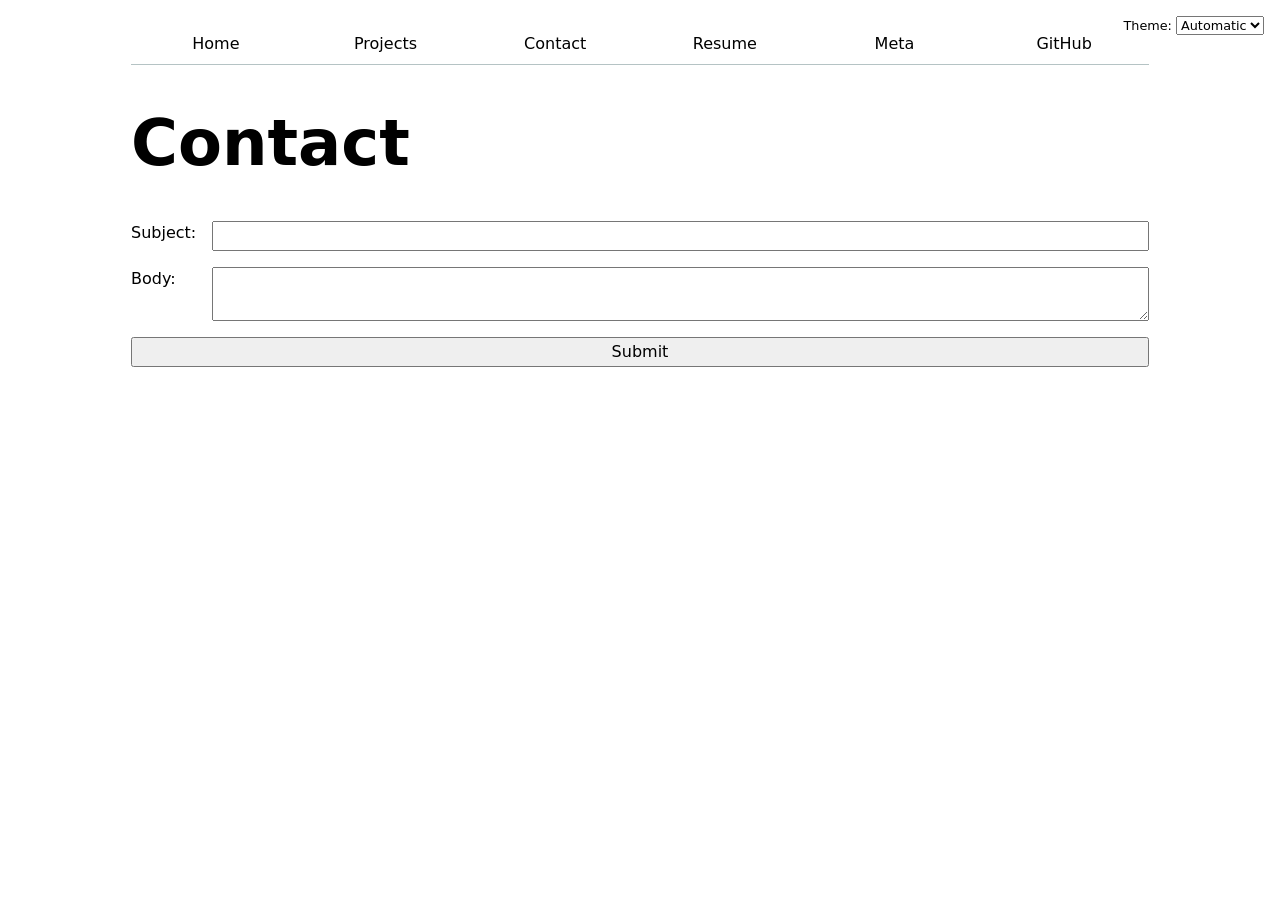
<file: contact/index.html>
<!DOCTYPE html>
<html lang="en">
<head>
    <meta charset="UTF-8">
    <meta name="viewport" content="width=device-width, initial-scale=1.0">
    <title>Contact</title>
    <link rel="stylesheet" href="../style.css">
    <script type="module" src="../global.js"></script>
</head>
<body>
    <h1>
        Contact
    </h1>
    <form action="mailto:vmarroquinguzman@ucsd.edu">
    <label>
        Subject:
        <input type="text" name="subject">
    </label>
    <label>
        Body:
        <textarea name="body"></textarea>
    </label>
    <button type="submit">Submit</button>
</form>
</body>
</html>
</file>
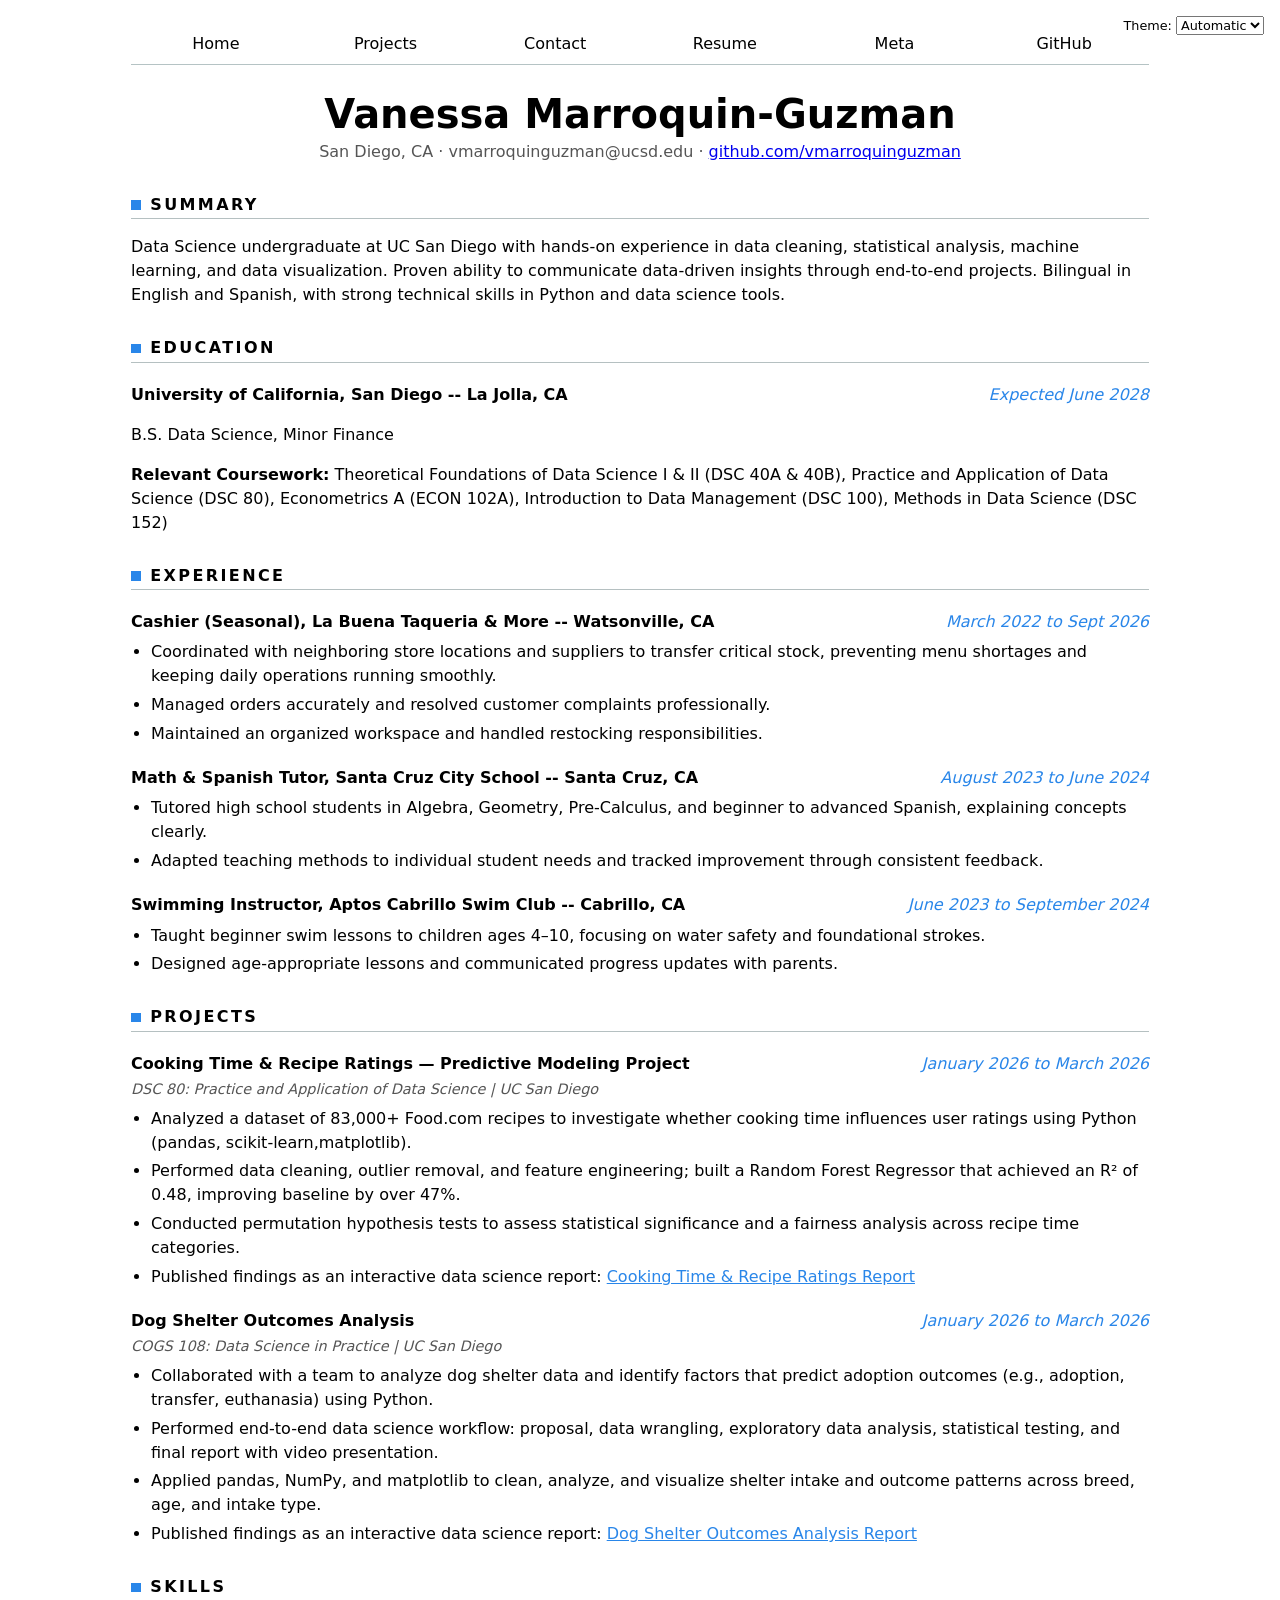
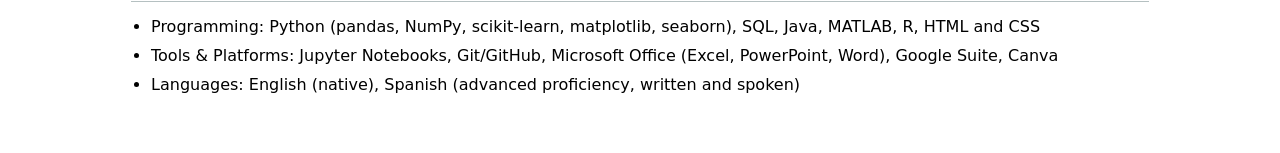
<file: resume/index.html>
<!DOCTYPE html>
<html lang="en">
<head>
    <meta charset="UTF-8">
    <meta name="viewport" content="width=device-width, initial-scale=1.0">
    <title>Resume</title>
    <link rel="stylesheet" href="../style.css">
    <script type="module" src="../global.js"></script>
</head>
<body class="resume">
      <h1>Vanessa Marroquin-Guzman</h1>
  <p class="contact">San Diego, CA · vmarroquinguzman@ucsd.edu · <a href="https://github.com/vmarroquinguzman">github.com/vmarroquinguzman</a></p>

    <section>
    <h2>Summary</h2>
    <p>Data Science undergraduate at UC San Diego with hands-on experience in data cleaning,
       statistical analysis, machine learning, and data visualization. Proven ability to
       communicate data-driven insights through end-to-end projects. Bilingual in English and
       Spanish, with strong technical skills in Python and data science tools.</p>
    </section>
    <section>
        <h2>Education</h2>
        <article>
            <header>
                <h3>University of California, San Diego -- La Jolla, CA</h3>
                <p><time datetime="2028-06">Expected June 2028</time></p>
            </header>
            <p>B.S. Data Science, Minor Finance</p>
            <p><strong>Relevant Coursework:</strong> Theoretical Foundations of Data Science I &amp; II (DSC 40A &amp; 40B),
            Practice and Application of Data Science (DSC 80), Econometrics A (ECON 102A),
            Introduction to Data Management (DSC 100), Methods in Data Science (DSC 152)</p>
        </article>
    </section>

    <section>
        <h2>Experience</h2>
        <article>
            <header>
                <h3>Cashier (Seasonal), La Buena Taqueria & More -- Watsonville, CA</h3>
                <p><time datetime="2022-03">March 2022</time> to <time datetime="2026-08">Sept 2026</time></p>
            </header>
            <ul>
                <li>Coordinated with neighboring store locations and suppliers to transfer critical stock, 
                    preventing menu shortages and keeping daily operations running smoothly.</li>
                <li>Managed orders accurately and resolved customer complaints professionally.</li>
                <li>Maintained an organized workspace and handled restocking responsibilities.</li>
            </ul>
            <header>
                <h3>Math & Spanish Tutor, Santa Cruz City School -- Santa Cruz, CA</h3>
                <p><time datetime="2023-08">August 2023</time> to <time datetime="2024-06">June 2024</time></p>
            </header>
            <ul>
                <li>Tutored high school students in Algebra, Geometry, Pre-Calculus, and beginner to advanced 
                    Spanish, explaining concepts clearly.</li>
                <li>Adapted teaching methods to individual student needs and tracked improvement through 
                    consistent feedback.</li>
            </ul>
            <header>
                <h3>Swimming Instructor, Aptos Cabrillo Swim Club -- Cabrillo, CA</h3>
                <p><time datetime="2023-06">June 2023</time> to <time datetime="2024-09">September 2024</time></p>
            </header>
            <ul>
                <li>Taught beginner swim lessons to children ages 4–10, focusing on water safety and foundational strokes.</li>
                <li>Designed age-appropriate lessons and communicated progress updates with parents.</li>
            </ul>
        </article>
    </section>

    <section>
        <h2>Projects</h2>
        <article>
            <header>
                <h3>Cooking Time & Recipe Ratings — Predictive Modeling Project </h3>
                <p><time datetime="2025-01">January 2026</time> to <time datetime="2025-03">March 2026</time></p>
                <p class="course">DSC 80: Practice and Application of Data Science | UC San Diego</p>
            </header>
            <ul>
                <li>Analyzed a dataset of 83,000+ Food.com recipes to investigate whether cooking time influences 
                    user ratings using Python (pandas, scikit-learn,matplotlib).</li>
                <li>Performed data cleaning, outlier removal, and feature engineering; built a Random Forest Regressor 
                    that achieved an R² of 0.48, improving baseline by over 47%.</li>
                <li>Conducted permutation hypothesis tests to assess statistical significance and a fairness 
                    analysis across recipe time categories.</li>
                <li>Published findings as an interactive data science report:
                    <a href="https://vmarroquinguzman.github.io/cooking-time-vs-recipe-ratings/" target="_blank">Cooking Time & Recipe Ratings Report</a>
                </li>
            </ul>
            <header>
                <h3>Dog Shelter Outcomes Analysis</h3>
                <p><time datetime="2025-01">January 2026</time> to <time datetime="2025-03">March 2026</time></p>
                <p class="course">COGS 108: Data Science in Practice | UC San Diego</p>
            </header>
            <ul>
                <li>Collaborated with a team to analyze dog shelter data and identify factors that predict adoption 
                    outcomes (e.g., adoption, transfer, euthanasia) using Python.</li>
                <li>Performed end-to-end data science workflow: proposal, data wrangling, exploratory data analysis, 
                    statistical testing, and final report with video presentation.</li>
                <li>Applied pandas, NumPy, and matplotlib to clean, analyze, and visualize shelter intake and outcome
                    patterns across breed, age, and intake type.</li>
                <li>Published findings as an interactive data science report:
                    <a href="https://github.com/vmarroquinguzman/dog-shelter-outcomes-analysis/blob/master/03-FinalProject.ipynb" target="_blank">Dog Shelter Outcomes Analysis Report</a>
                </li>
            </ul>
        </article>
    </section>
    
    <section>
        <h2>Skills</h2>
        <ul>
            <li>Programming: Python (pandas, NumPy, scikit-learn, matplotlib, seaborn), SQL, Java, MATLAB, R, HTML and CSS</li>
            <li>Tools & Platforms: Jupyter Notebooks, Git/GitHub, Microsoft Office (Excel, PowerPoint, Word), Google Suite, Canva</li>
            <li>Languages: English (native), Spanish (advanced proficiency, written and spoken)</li>
        </ul>
    </section>
    
</body>
</html>
</file>
<file: style.css>
/* =========================================
   GENERAL WEBSITE STYLING
========================================= */

.color-scheme {
  position: absolute;
  top: 1rem;
  right: 1rem;
  font-size: 80%;
  font-family: inherit;
}

body {
  font: 100%/1.5 system-ui;
  max-width: 100ch;
  margin-inline: auto;
  padding: 1em;
}

img {
  max-width: 100%;
}

html {
  color-scheme: light dark;
  --color-accent: oklch(61.812% 0.17167 253.729);
  accent-color: var(--color-accent);
}

h1 {
  font-size: 400%;
}

h1, h2, h3, h4, h5, h6 {
  line-height: 1.1;
  text-wrap: balance;
}

input, textarea, button, select {
  font: inherit;
}


/* =========================================
   NAVIGATION
========================================= */

nav {
  display: flex;
  margin-bottom: 1em;
  border-bottom: 1px solid var(--border-color);
  --border-color: oklch(50% 10% 200 / 40%);

  ul,
  li {
    display: contents;
  }

  a {
    flex: 1;
    text-decoration: none;
    color: inherit;
    text-align: center;
    padding: 0.5em;
  }

  a.current {
    border-bottom: 0.4em solid var(--border-color);
    padding-bottom: 0.1em;
  }

  a:hover {
    border-bottom: 0.4em solid var(--color-accent);
    padding-bottom: 0.1em;
    background-color: color-mix(
      in oklch,
      var(--color-accent),
      canvas 85%
    );
  }
}


/* =========================================
   CONTACT FORM
========================================= */

form {
  display: grid;
  grid-template-columns: auto 1fr;
  gap: 1em;

  label {
    display: grid;
    grid-template-columns: subgrid;
    grid-column: 1 / -1;
  }

  button {
    grid-column: 1 / -1;
  }
}


/* =========================================
   PROJECTS PAGE
========================================= */

.projects {
  display: grid;
  grid-template-columns: repeat(auto-fill, minmax(15em, 1fr));
  gap: 1em;

  article {
    display: grid;
    grid-template-rows: subgrid;
    grid-row: span 3;

    h2 {
      margin: 0;
    }
  }
}

.projects .project-info p {
  margin-top: 0;
  margin-bottom: 0;
}

.projects .project-info small {
  display: block;
  margin-top: 1rem;
  color: #999;
  font-family: Baskerville, "Libre Baskerville", Georgia, serif;
  font-style: italic;
  font-size: 1rem;
  font-variant-numeric: oldstyle-nums;
}


/* =========================================
   RESUME PAGE
========================================= */

.resume {
  h1 {
    font-size: 250%;
    text-align: center;
    margin-bottom: 0.1em;
  }

  .contact {
    text-align: center;
    margin-top: 0;
    color: oklch(45% 0 0);
  }

  section {
    margin-block: 2em;
  }

  h2 {
    font-size: 100%;
    text-transform: uppercase;
    letter-spacing: 0.15em;
    border-bottom: 1px solid oklch(80% 3% 200);
    padding-bottom: 0.3em;

    &::before {
      content: "";
      display: inline-block;
      width: 0.6em;
      height: 0.6em;
      margin-right: 0.6em;
      background: var(--color-accent);
    }
  }

  article > header {
    display: grid;
    grid-template-columns: 1fr auto;
    align-items: baseline;
    gap: 0 1em;
    margin-top: 1.25em;

    h3 {
      margin: 0;
      font-size: 100%;
    }

    p {
      margin: 0;
      font-style: italic;
      color: var(--color-accent);
    }
  }

  ul {
    margin-block: 0.4em;
    padding-left: 1.25em;
  }

  li {
    margin-block: 0.3em;
  }

  section a {
    color: var(--color-accent);
  }

  .course {
    margin: 0.2em 0 0;
    font-size: 90%;
    color: oklch(45% 0 0);
  }
}


/* =========================================
   HOMEPAGE
========================================= */

.home {
  .hero {
    display: grid;
    grid-template-columns: repeat(auto-fit, minmax(18em, 1fr));
    gap: 2em;
    align-items: center;
    margin-block: 3em;
  }

  .eyebrow {
    margin: 0;
    font-size: 85%;
    text-transform: uppercase;
    letter-spacing: 0.15em;
    color: var(--color-accent);
  }

  h1 {
    font-size: clamp(2.5rem, 8vw, 4rem);
    margin-block: 0.2em 0.4em;
  }

  .actions {
    display: flex;
    flex-wrap: wrap;
    gap: 0.75em;
  }

  .button {
    padding: 0.6em 1.2em;
    border: 2px solid var(--color-accent);
    border-radius: 0.4em;
    background: var(--color-accent);
    color: white;
    text-decoration: none;
  }

  .button.secondary {
    background: none;
    color: var(--color-accent);
  }

  .button:hover {
    background: oklch(from var(--color-accent) 95% 5% h);
    color: var(--color-accent);
  }

  figure {
    margin: 0;
  }

  img {
    width: 100%;
    aspect-ratio: 4 / 5;
    object-fit: cover;
    object-position: bottom;
    border-radius: 1em;
  }

  figcaption {
    margin-top: 0.5em;
    text-align: center;
    font-style: italic;
    color: oklch(45% 0 0);
  }
}


/* =========================================
   GITHUB STATISTICS
========================================= */

#profile-stats dl {
  display: grid;
  grid-template-columns: repeat(4, 1fr);
  gap: 0.5rem;
  margin-top: 1.5rem;
}

#profile-stats dt {
  grid-row: 1;
  font-family: inherit;
  font-size: 0.85rem;
  text-transform: uppercase;
  color: #999;
}

#profile-stats dd {
  grid-row: 2;
  margin: 0;
  font-family: inherit;
  font-size: 2.5rem;
  font-weight: inherit;
}


/* =========================================
   PREVIOUS DSC 106 LAB:
   PIE CHART AND LEGEND
========================================= */

#projects-pie-plot {
  width: 20em;
  max-width: 100%;
  margin-block: 2em;
  overflow: visible;
  flex-shrink: 0;
}

/* Legend styling */

.legend {
  display: grid;
  grid-template-columns: repeat(auto-fill, minmax(9em, 1fr));
  gap: 1em;
  padding: 1em;
  margin: 1em 0;
  border: 1px solid #999;
  border-radius: 0.5em;
  list-style: none;
}

.legend-item {
  display: flex;
  align-items: center;
  gap: 0.5em;
}

.swatch {
  display: inline-block;
  width: 1em;
  height: 1em;
  background-color: var(--color);
  border-radius: 0.25em;
  flex-shrink: 0;
}

/* Pie chart and legend layout */

.chart-container {
  display: flex;
  align-items: center;
  gap: 2em;
}

.chart-container .legend {
  flex: 1;
  margin: 0;
}

/* Search bar */

.searchBar {
  display: block;
  width: 100%;
  padding: 0.75em 1em;
  margin: 2em 0;
  font-family: inherit;
  font-size: 1rem;
  border: 1px solid #999;
  border-radius: 0.5em;
  background: canvas;
  color: canvastext;
}

.searchBar:focus {
  outline: 2px solid var(--color-accent);
  outline-offset: 2px;
}

/* Pie chart hover effect */

#projects-pie-plot path {
  transition: opacity 300ms, fill 300ms;
  cursor: pointer;
}

#projects-pie-plot:has(path:hover) path:not(:hover) {
  opacity: 0.5;
}

#projects-pie-plot path:hover {
  fill: hotpink;
}

/* Selected pie slice */

#projects-pie-plot path.selected {
  fill: hotpink;
}

/* Selected legend item */

.legend li.selected {
  --color: #ff6b6b !important;
  font-weight: bold;
}

/* Clickable legend items */

.legend li {
  cursor: pointer;
}


/* =========================================
   LAB 6 - STEP 1.3:
   SUMMARY STATISTICS
========================================= */

dl.stats {
  display: grid;
  grid-template-columns: repeat(5, 1fr);
  gap: 0.5em;
}

dl.stats dt {
  grid-row: 1;
  font-size: 0.85em;
  color: #888;
}

dl.stats dd {
  grid-row: 2;
  margin: 0;
  font-size: 1.5em;
  font-weight: bold;
}


/* =========================================
   LAB 6 - STEP 2.3:
   SCATTERPLOT GRIDLINES
========================================= */

.gridlines line {
  stroke: currentColor;
  stroke-opacity: 0.12;
}

.gridlines .domain {
  display: none;
}


/* =========================================
   LAB 6 - STEP 3.1:
   DOT HOVER EFFECT
========================================= */

#chart circle {
  transition: 200ms;
  transform-origin: center;
  transform-box: fill-box;
}

#chart circle:hover {
  transform: scale(1.5);
}


/* =========================================
   LAB 6 - STEP 3.1:
   TOOLTIP INFORMATION LAYOUT
========================================= */

dl.info {
  display: grid;
  grid-template-columns: auto 1fr;
  gap: 0.5em 1em;
  align-items: baseline;
}

dl.info dt {
  font-weight: normal;
  color: #888;
}

dl.info dd {
  margin: 0;
}


/* =========================================
   LAB 6 - STEP 3.2:
   TOOLTIP APPEARANCE
========================================= */

.tooltip {
  position: fixed;
  top: 1em;
  left: 1em;
  background-color: #252525;
  color: white;
  padding: 1em;
  border-radius: 0.5em;
  box-shadow: 0 4px 12px rgb(0 0 0 / 25%);
  z-index: 1000;
  pointer-events: none;
}

/* Prevent tooltip from showing when hidden */

#commit-tooltip[hidden] {
  display: none;
}

/* Tooltip links */

#commit-tooltip a {
  color: #93c5fd;
}


/* =========================================
   LAB 6 - STEP 5.3:
   POLISHED BRUSH SELECTION
========================================= */

/* Selection rectangle */
.brush .selection {
  fill: #669BBC;
  fill-opacity: 0.16;
  stroke: #78B9E5;
  stroke-width: 1.5px;
  stroke-opacity: 0.95;
  rx: 3px;
}

/* Invisible area used to start brushing */
.brush .overlay {
  fill: transparent;
  cursor: crosshair;
}

/* Smooth transition for the selected dots */
#chart .dots circle {
  transition: all 200ms;
  @starting-style {
  r: 0;
}
}

/* Lab 6: Highlight selected commits */
#chart .dots circle.selected {
  fill: #ff69b4;
  stroke: #ffffff;
  stroke-width: 1.5px;
}


/* Lab 6: Selected commit count */
#selection-count {
  margin-top: 1.5em;
  padding: 0.8em 1em;
  border-left: 3px solid var(--color-accent);
  background: color-mix(in oklch, var(--color-accent), canvas 92%);
  border-radius: 0.25em;
  font-weight: 600;
}


/* Lab 6 Step 5.6: Language breakdown */
#language-breakdown {
  display: grid;
  grid-template-columns: repeat(3, minmax(0, 1fr));
  gap: 0.5em 1em;
  margin-top: 1.5em;
  text-align: center;
}

#language-breakdown dt {
  grid-row: 1;
  font-size: 1.5em;
  color: inherit;
  text-transform: uppercase;
}

#language-breakdown dd {
  grid-row: 2;
  margin: 0;
  font-size: 1.2em;
  font-weight: normal;
  white-space: pre-line;
}

#language-breakdown:empty {
  display: none;
}


/* ==================================
   OUR FINCAS
================================== */

.fincas {
  background: var(--cream);
}

.fincas-heading {
  text-align: center;
  margin-bottom: 55px;
}

.fincas-heading > p:not(.eyebrow) {
  max-width: 650px;
  margin: 0 auto;
  font-size: 17px;
  line-height: 1.8;
  color: var(--muted);
}

/* Three-column finca layout */

.fincas-grid {
  display: grid;
  grid-template-columns: repeat(3, minmax(0, 1fr));
  gap: 22px;
}

.finca-card {
  background: #fff;
  border: 1px solid var(--line);
  border-radius: 10px;
  padding: 32px 25px;
  display: flex;
  flex-direction: column;
  transition: transform 0.3s ease,
              box-shadow 0.3s ease;
}

.finca-card:hover {
  transform: translateY(-5px);
  box-shadow: 0 12px 30px rgba(52, 19, 16, 0.08);
}

.finca-number {
  font-size: 11px;
  font-weight: 700;
  letter-spacing: 0.2em;
  color: var(--orange);
}

.finca-card h3 {
  font-family: 'Playfair Display', Georgia, serif;
  font-size: 30px;
  font-weight: 600;
  color: var(--brown);
  margin: 24px 0 15px;
}

.finca-card > p {
  font-size: 15px;
  line-height: 1.9;
  color: var(--muted);
  flex-grow: 1;
}

.finca-detail {
  border-top: 1px solid var(--line);
  padding-top: 20px;
  margin-top: 25px;
}

.finca-detail span {
  font-size: 11px;
  color: var(--orange);
  font-weight: 700;
  letter-spacing: 0.1em;
}

/* Farm Summary */

.fincas-summary {
  margin-top: 30px;
  background: var(--espresso);
  color: var(--cream);
  padding: 40px;
  text-align: center;
  border-radius: 10px;
}

.fincas-summary span {
  display: block;
  font-size: 11px;
  letter-spacing: 0.2em;
  color: #e5ba91;
  margin-bottom: 12px;
}

.fincas-summary strong {
  display: block;
  font-family: 'Playfair Display', Georgia, serif;
  font-size: clamp(36px, 5vw, 55px);
  font-weight: 600;
}

.fincas-summary p {
  color: #e8dcd2;
  font-size: 15px;
  line-height: 1.7;
}

/* Mobile */

@media (max-width: 950px) {
  .fincas-grid {
    grid-template-columns: 1fr;
  }
}

.project-link {
  display: inline-block;
  margin-top: 1rem;
  padding: 0.6rem 1rem;
  border: 1px solid currentColor;
  border-radius: 8px;
  color: inherit;
  font-weight: 600;
  text-decoration: none;
  transition: background-color 0.2s ease;
}

.project-link:hover {
  background-color: color-mix(
    in srgb,
    currentColor 10%,
    transparent
  );
}
.projects article img {
  width: 100%;
  aspect-ratio: 3 / 2;
  object-fit: contain;
  background: white;
}
/* =========================================
   LAB 8 - STEP 2.2:
   UNIT VISUALIZATION
========================================= */

#files {
  display: grid;
  grid-template-columns: 1fr 4fr;

  > div {
    grid-column: 1 / -1;
    display: grid;
    grid-template-columns: subgrid;
  }

  dt {
    grid-column: 1;
  }

  dd {
    grid-column: 2;
    display: flex;
    flex-wrap: wrap;
    align-items: start;
    align-content: start;
    gap: 0.15em;
    padding-top: 0.6em;
    margin-left: 0;
  }

  small {
    display: block;
    font-size: 0.8em;
    opacity: 0.6;
  }
}

.loc {
  display: flex;
  width: 0.5em;
  aspect-ratio: 1;
  background: var(--color);
  border-radius: 50%;
}
/* =========================================
   META PAGE - IMPROVED SCROLLYTELLING
========================================= */

/* =========================================
   LAB 8 - SCROLLYTELLING
========================================= */

#scrolly-1 {
  position: relative;
  display: grid;
  grid-template-columns: minmax(0, 3fr) minmax(0, 7fr);
  gap: 1.5rem;
  align-items: start;
  margin-block: 2rem;
}

#scatter-story {
  position: relative;
  min-width: 0;
}

#scatter-plot {
  position: sticky;
  top: 1rem;
  align-self: start;
  min-width: 0;
}

#chart {
  width: 100%;
}

#chart svg {
  display: block;
  width: 100%;
  height: auto;
}

#scrolly-1 .step {
  padding-bottom: 60vh;
  font-size: 1rem;
  line-height: 1.5;
  opacity: 0.5;
  transition: opacity 300ms;
  overflow-wrap: anywhere;
}

#scrolly-1 .step.is-active {
  opacity: 1;
}
/* =========================================
   LAB 8 - STEP 4: FILE SCROLLYTELLING
========================================= */

.meta-section {
  margin-block: 3rem;
  padding-top: 1.5rem;
  border-top: 1px solid rgb(128 128 128 / 25%);
}

#scrolly-2 {
  display: grid;
  grid-template-columns: minmax(0, 7fr) minmax(0, 3fr);
  gap: 1.5rem;
  align-items: start;
  position: relative;
  margin-block: 2rem;
}

#file-plot {
  position: sticky;
  top: 1rem;
  align-self: start;
  min-width: 0;
  max-height: 90vh;
  overflow-y: auto;
}

#file-story {
  min-width: 0;
}

#file-story .step {
  padding-bottom: 60vh;
  line-height: 1.5;
  opacity: 0.5;
  overflow-wrap: anywhere;
  transition: opacity 300ms;
}

#file-story .step.is-active {
  opacity: 1;
}

#file-story a {
  color: var(--color-accent);
}

#scrolly-2 #files {
  grid-template-columns: minmax(0, 2fr) minmax(0, 3fr);
  row-gap: 0.75rem;
}

#scrolly-2 #files code {
  overflow-wrap: anywhere;
}
/* =========================================
   CODING ACTIVITY HEATMAP
========================================= */

#activity-heatmap {
  width: 100%;
  margin-block: 1.5rem;
}

#activity-heatmap rect {
  transition: stroke 150ms, opacity 150ms;
}

#activity-heatmap text {
  font-size: 12px;
  font-family: inherit;
}

#heatmap-legend {
  display: flex;
  align-items: center;
  justify-content: flex-end;
  flex-wrap: wrap;
  gap: 0.4rem;
  font-size: 0.8rem;
  color: #888;
}

.heatmap-swatch {
  width: 15px;
  height: 15px;
  border-radius: 3px;
}

#heatmap-info {
  padding: 1rem;
  border-left: 3px solid var(--color-accent);
  background: color-mix(
    in oklch,
    var(--color-accent),
    canvas 92%
  );
  border-radius: 0.25rem;
  font-size: 0.9rem;
}
/* =========================================
   HOMEPAGE - GITHUB OVERVIEW
========================================= */

#github-overview {
  margin-block: 3rem;
  padding-top: 1.5rem;
  border-top: 1px solid rgb(128 128 128 / 25%);
}

.github-description {
  color: #888;
  font-size: 0.95rem;
}

#github-overview h3 {
  margin-top: 2rem;
  margin-bottom: 0.75rem;
}

/* Dashboard filters */

.github-filters {
  display: grid;
  grid-template-columns: repeat(2, minmax(0, 1fr));
  gap: 1rem;
  margin-block: 2rem 0.5rem;
}

.github-filters label {
  display: flex;
  flex-direction: column;
  gap: 0.5rem;
  font-size: 0.9rem;
}

.github-filters select {
  width: 100%;
  padding: 0.65rem;
  border: 1px solid #888;
  border-radius: 6px;
  background: canvas;
  color: canvastext;
}

#github-data-status {
  font-size: 0.8rem;
  color: #888;
}

/* Activity cards */

#github-activity-stats {
  display: grid;
  grid-template-columns: repeat(3, minmax(0, 1fr));
  gap: 1rem;
  margin-block: 1.5rem;
}

.github-stat-card {
  padding: 1rem;
  border: 1px solid rgb(128 128 128 / 30%);
  border-radius: 8px;
  display: flex;
  flex-direction: column;
  gap: 0.3rem;
}

.github-stat-card span {
  color: #888;
  font-size: 0.85rem;
}

.github-stat-card strong {
  font-size: 2rem;
  font-weight: 600;
  color: var(--color-accent);
}

.github-stat-card small {
  color: #888;
  font-size: 0.75rem;
}

/* Repository chart */

.repository-row {
  margin-bottom: 1rem;
}

.repository-label {
  display: flex;
  justify-content: space-between;
  gap: 1rem;
  font-size: 0.9rem;
  margin-bottom: 0.4rem;
}

.repository-label span {
  overflow-wrap: anywhere;
}

.repository-label strong {
  white-space: nowrap;
}

.repository-track {
  height: 14px;
  border-radius: 4px;
  background: rgb(128 128 128 / 10%);
  overflow: hidden;
}

.repository-bar {
  height: 100%;
  background: var(--color-accent);
  border-radius: 4px;
}

/* Coding heatmap */

#github-heatmap {
  width: 100%;
  margin-top: 1.5rem;
}

#github-heatmap rect {
  cursor: pointer;
  transition: stroke 150ms;
}

#github-heatmap text {
  font-family: inherit;
  font-size: 11px;
}

#github-heatmap-legend {
  display: flex;
  align-items: center;
  justify-content: flex-end;
  flex-wrap: wrap;
  gap: 0.35rem;
  font-size: 0.8rem;
  color: #888;
}

.github-heatmap-swatch {
  width: 14px;
  height: 14px;
  border-radius: 3px;
}

#github-heatmap-info {
  padding: 0.8rem 1rem;
  border-left: 3px solid var(--color-accent);
  background: color-mix(
    in oklch,
    var(--color-accent),
    canvas 92%
  );
  border-radius: 4px;
  font-size: 0.9rem;
}

/* Responsive layout */

@media (max-width: 550px) {
  .github-filters {
    grid-template-columns: 1fr;
  }

  #github-activity-stats {
    grid-template-columns: 1fr;
  }
}
</file>
